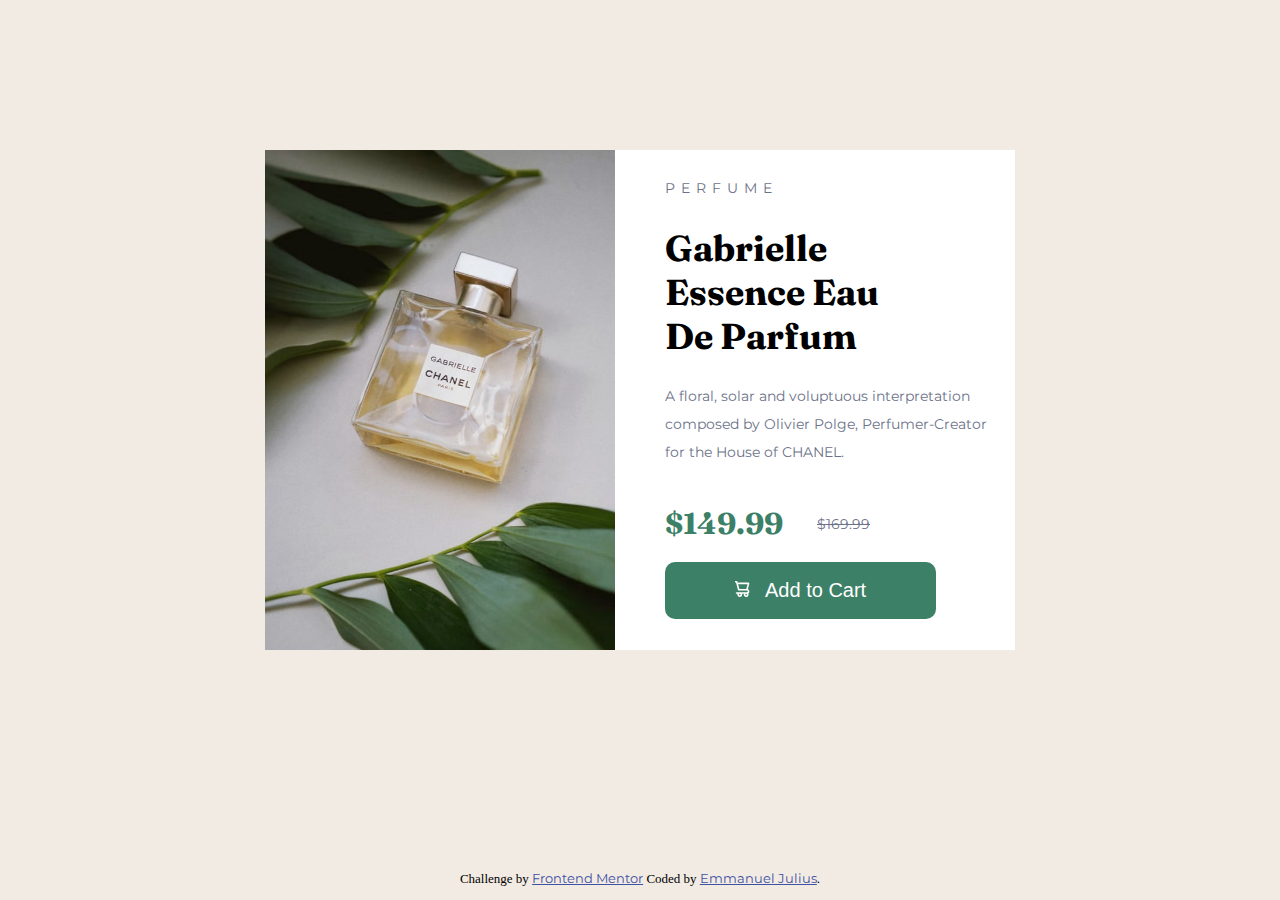
<file: index.html>
<!DOCTYPE html>
<html lang="en">
<head>
    <meta charset="UTF-8">
    <meta http-equiv="X-UA-Compatible" content="IE=edge">
    <meta name="viewport" content="width=device-width, initial-scale=1.0">
    <link rel="icon" href="./images/pro.png">
    <link rel="stylesheet" href="./styles/styles.css">
    <link rel="preconnect" href="https://fonts.googleapis.com">
<link rel="preconnect" href="https://fonts.gstatic.com" crossorigin>
<link href="https://fonts.googleapis.com/css2?family=Fraunces:opsz,wght@9..144,700&family=Montserrat:wght@500;700&display=swap" rel="stylesheet">
    <title>Product-Preview-Card</title>
</head>
<body>
    <div class="main">
       <section class="image">
            <img src="./images/product-img.jpg" alt="">
       </section>
       <section class="info">
            <p class="ln-spc">PERFUME</p>
            <h1>Gabrielle Essence Eau De Parfum</h1>
            <p>A floral, solar and voluptuous interpretation composed by Olivier Polge, 
                Perfumer-Creator for the House of CHANEL.</p>
            <h2>$149.99</h2> 
            <p class="strike">$169.99</p>
            <br>
            <button class="btn">Add to Cart</button>
       </section>
    </div>

    <div class="attribution">
       <p>
        Challenge by <a href="https://www.frontendmentor.io?ref=challenge" target="_blank">Frontend Mentor</a>
        Coded by <a href="https://www.github.com/Julius-Java/">Emmanuel Julius</a>.
       </p>
    </div>
</body>
</html>
</file>
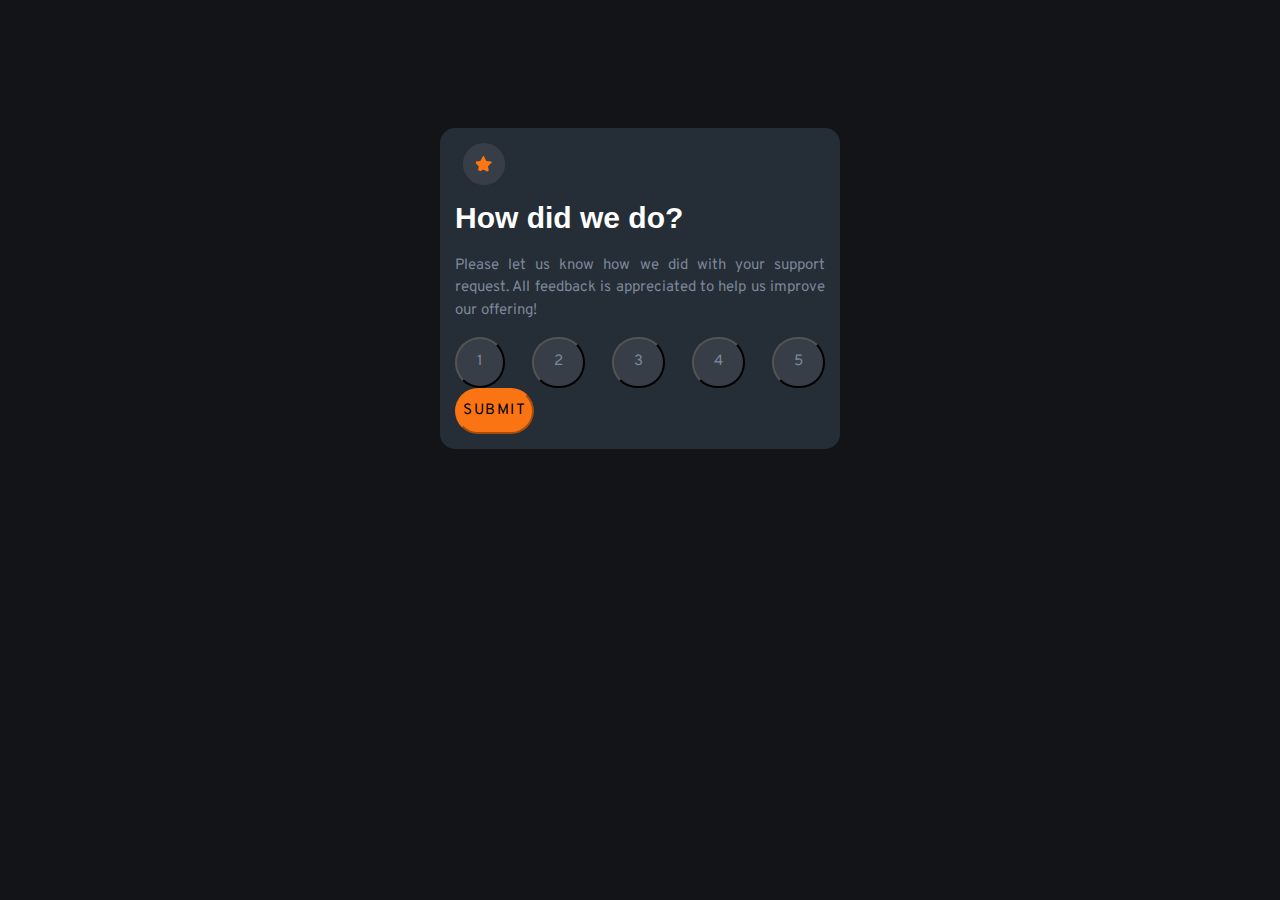
<file: interactive-rating-component-main/index.html>
<!DOCTYPE html>
<html lang="en">
<head>
  <meta charset="UTF-8">
  <meta name="viewport" content="width=device-width, initial-scale=1.0"> <!-- displays site properly based on user's device -->

  <link rel="icon" type="image/png" sizes="32x32" href="./images/favicon-32x32.png">
  
  <title>Frontend Mentor | Interactive rating component</title>

  <!-- W3 CSS -->
  <link rel="stylesheet" href="https://www.w3schools.com/w3css/4/w3.css">

  <!-- Boostrap CSS -->
  <link href="https://cdn.jsdelivr.net/npm/bootstrap@5.0.2/dist/css/bootstrap.min.css" rel="stylesheet" integrity="sha384-EVSTQN3/azprG1Anm3QDgpJLIm9Nao0Yz1ztcQTwFspd3yD65VohhpuuCOmLASjC" crossorigin="anonymous">

  <!-- Overpass Font -->
  <link rel="preconnect" href="https://fonts.googleapis.com">
  <link rel="preconnect" href="https://fonts.gstatic.com" crossorigin>
  <link href="https://fonts.googleapis.com/css2?family=Overpass:wght@400;700&display=swap" rel="stylesheet">

  <!-- Custom CSS -->
  <link rel="stylesheet" href="./css/style.css">
</head>
<body>

  <main id="main">
    <div class="card">
      <!-- Rate Stage -->
      <div id="rate-stage">
        <picture class="img-top">
          <img src="./images/icon-star.svg" alt="star-img">
        </picture>
        <div class="card-body">
          <h2 class="card-title">How did we do?</h2>
          <p class="card-text">Please let us know how we did with your support request. All feedback is appreciated to help us improve our offering!</p>
          <div class="rate-btn">
            <button class="btn rate">1</button>
            <button class="btn rate">2</button>
            <button class="btn rate">3</button>
            <button class="btn rate">4</button>
            <button class="btn rate">5</button>
          </div>
          <div class="d-grid gap-2">
            <button class="btn btn-primary mt-4" id="submitBtn">SUBMIT</button>
          </div>
        </div>
      </div>

      <div id="thank-you-stage">
        <picture class="thank-you w3-animate-top">
          <img class="mx-auto my-2" src="./images/illustration-thank-you.svg" alt="" aria-hidden="true">
        </picture>
        <div class="card-body w3-animate-zoom">
          <p class="rate-info py-1 my-3">You selected 4 out of 5</p>
          <h3 class="card-title text-center my-3">Thank you!</h3>
          <p class="card-text text-center">We appreciate you taking the time to give a rating. If you ever need more support, don’t hesitate to get in touch!</p>
          </div>
        </div>
      </div>

    </div>
  </main>

  <!-- Boostrap JS -->
  <script src="https://cdn.jsdelivr.net/npm/bootstrap@5.0.2/dist/js/bootstrap.bundle.min.js" integrity="sha384-MrcW6ZMFYlzcLA8Nl+NtUVF0sA7MsXsP1UyJoMp4YLEuNSfAP+JcXn/tWtIaxVXM" crossorigin="anonymous"></script>
  <!-- jQuery script -->
  <script src="https://ajax.googleapis.com/ajax/libs/jquery/3.6.1/jquery.min.js"></script>

  <!-- Custom JS -->
  <script src="./index.js"></script>
</body>
</html>
</file>
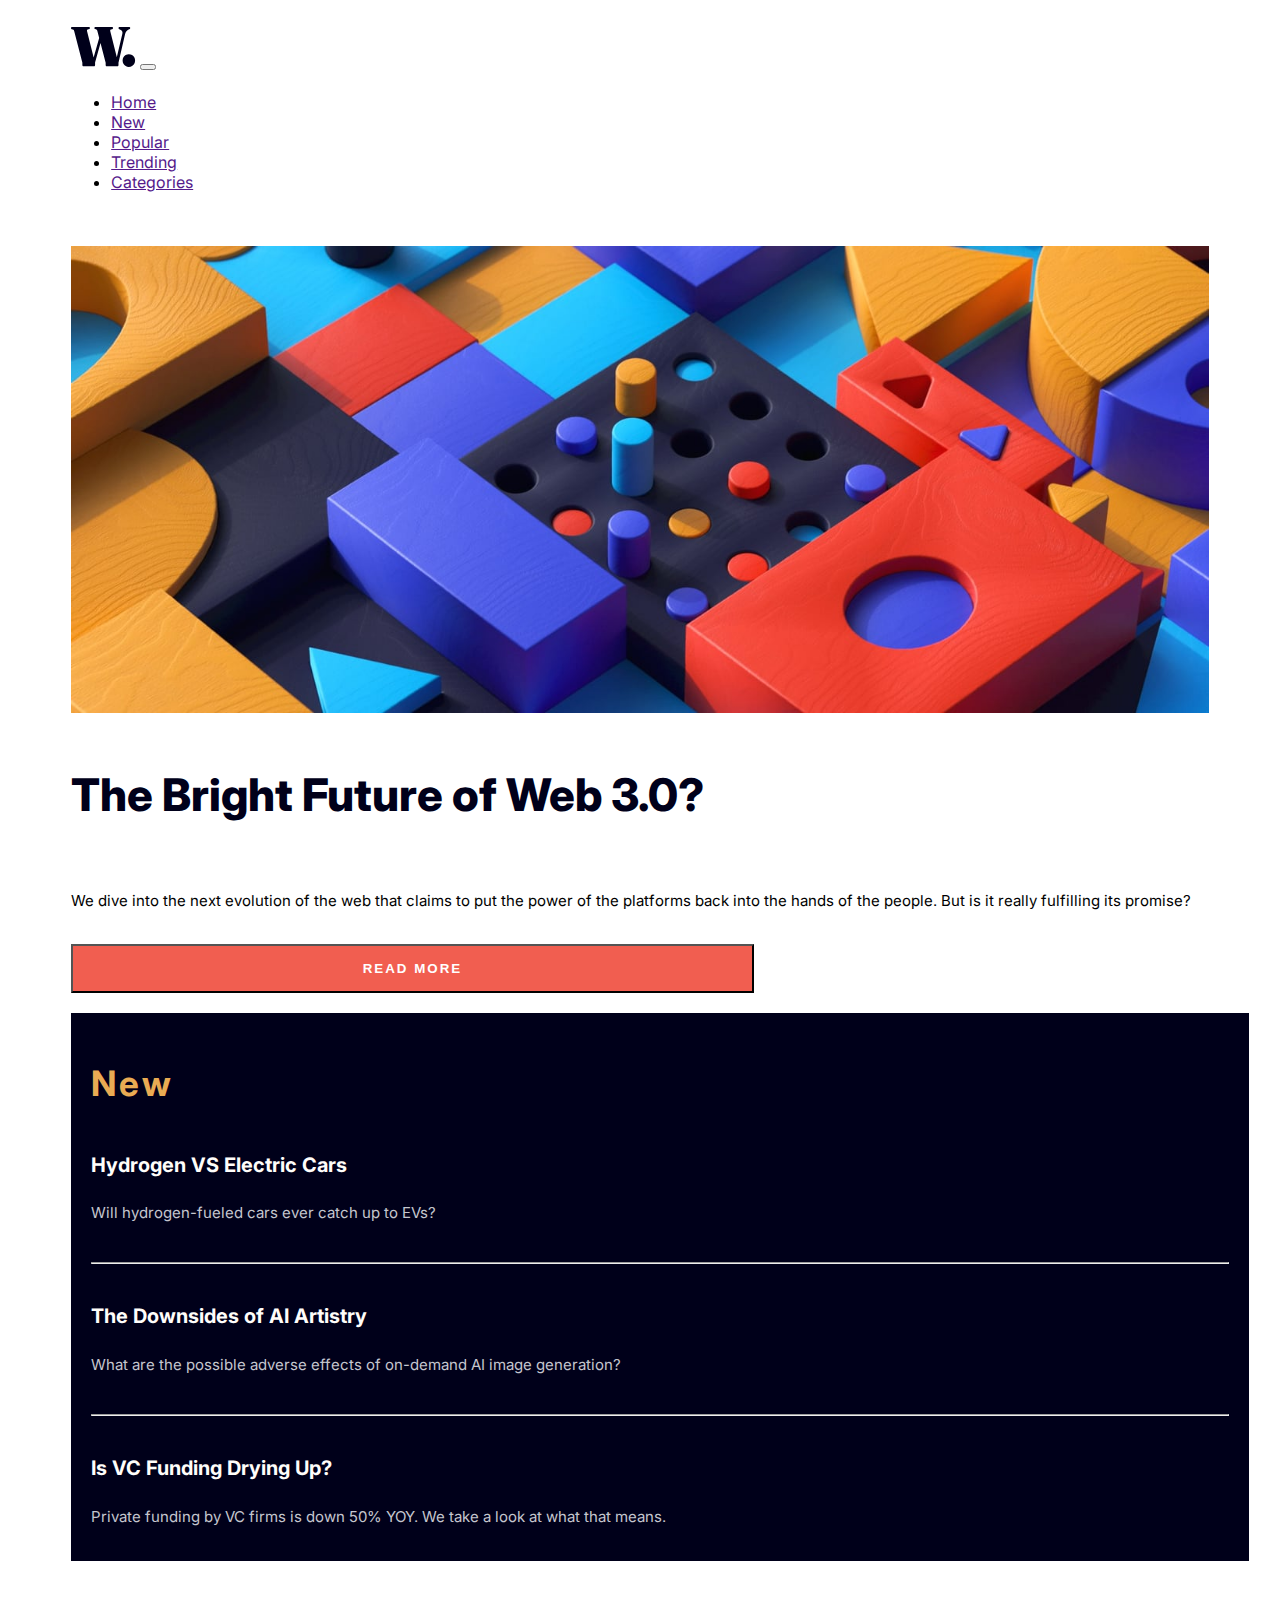
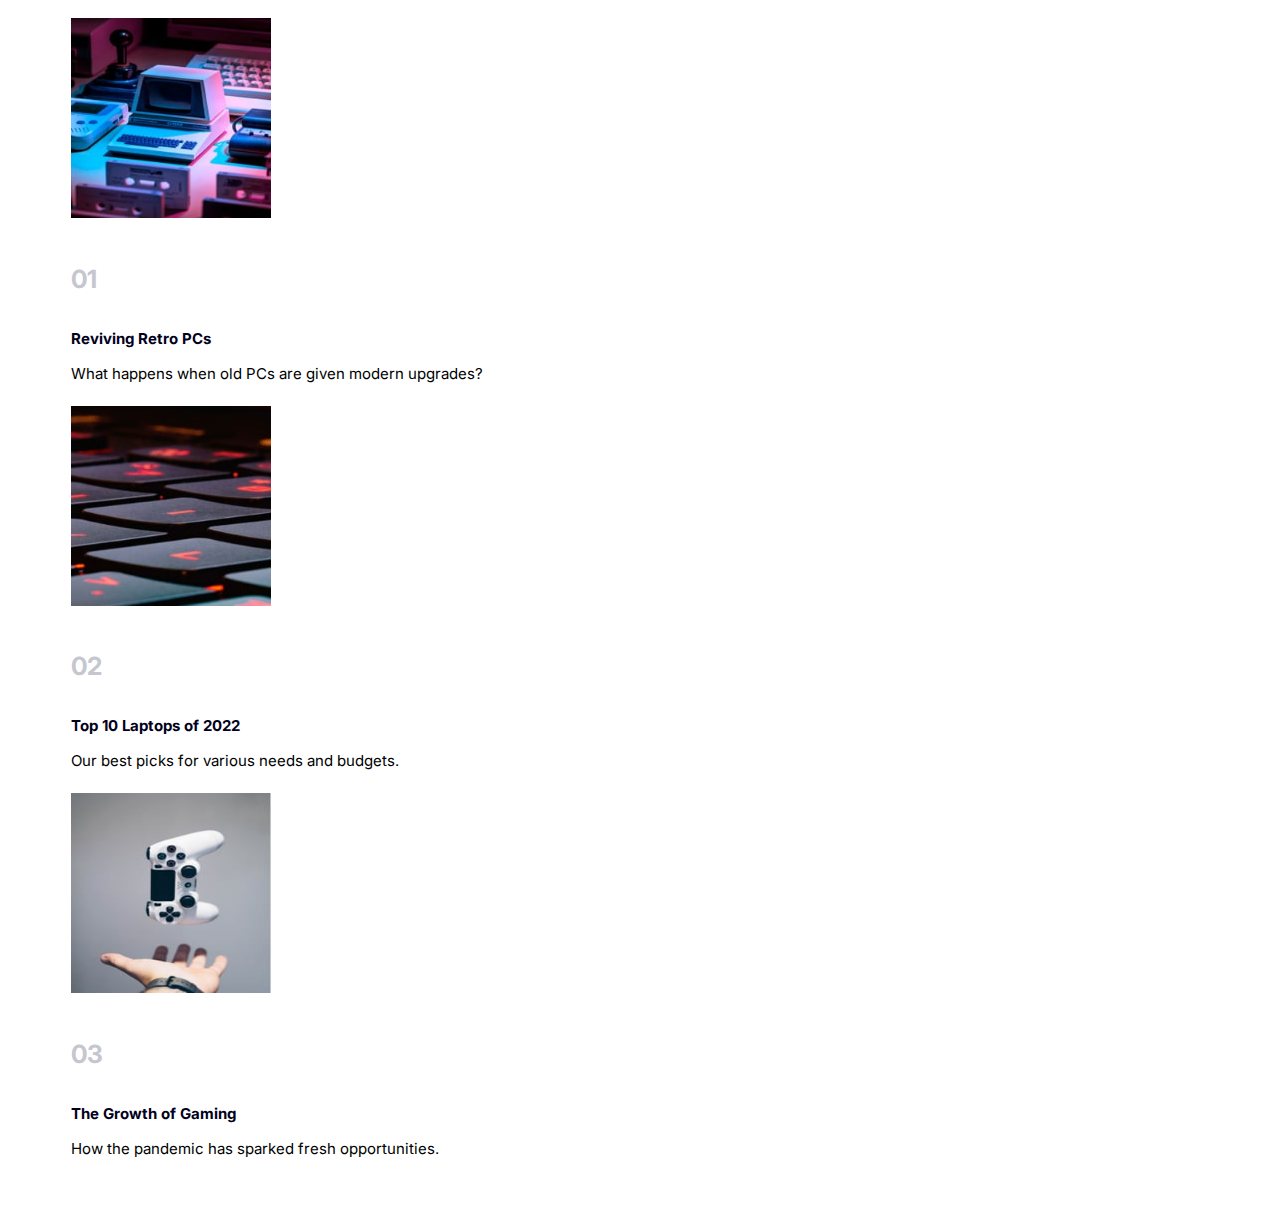
<file: news-homepage-main/index.html>
<!DOCTYPE html>
<html lang="en">
<head>
  <meta charset="UTF-8">
  <meta name="viewport" content="width=device-width, initial-scale=1.0"> <!-- displays site properly based on user's device -->

  <link rel="icon" type="image/png" sizes="32x32" href="./images/favicon-32x32.png">

  <!-- Google font  -->
  <link rel="preconnect" href="https://fonts.googleapis.com">
  <link rel="preconnect" href="https://fonts.gstatic.com" crossorigin>
  <link href="https://fonts.googleapis.com/css2?family=Inter:wght@400;700;900&family=Libre+Baskerville:wght@700&family=Montserrat:wght@100;400;900&display=swap" rel="stylesheet">

<!-- Boostrap Style  -->
<link href="https://cdn.jsdelivr.net/npm/bootstrap@5.2.2/dist/css/bootstrap.min.css" rel="stylesheet" integrity="sha384-Zenh87qX5JnK2Jl0vWa8Ck2rdkQ2Bzep5IDxbcnCeuOxjzrPF/et3URy9Bv1WTRi" crossorigin="anonymous">

  <!-- CSS stylesheet  -->
  <link rel="stylesheet" href="css/styles.css">
  
  <title>Frontend Mentor | News homepage</title>

  <!-- Feel free to remove these styles or customise in your own stylesheet 👍 -->
  <style>
    .attribution { font-size: 11px; text-align: center; }
    .attribution a { color: hsl(228, 45%, 44%); }
  </style>
</head>
<body>

  <header>
    <div class="container-fluid">
      <nav class="navbar navbar-expand-lg">
        <a href="" class="navbar-brand"><svg width="65" height="40" xmlns="http://www.w3.org/2000/svg"><path d="M23.016 39.2c.317 0 .574-.093.77-.28.196-.187.294-.457.294-.812v-1.82c0-.448.033-.84.098-1.176.065-.336.145-.663.238-.98l5.09-18.122 4.822 18.57c.112.384.193.682.243.895l.023.099c.047.215.07.453.07.714v1.82c0 .355.098.625.294.812.196.187.453.28.77.28h10.696c.299 0 .55-.093.756-.28.205-.187.308-.457.308-.812v-1.82c0-.373.023-.705.07-.994.047-.29.135-.677.266-1.162L54.04 7.224c.299-1.25.765-2.254 1.4-3.01.635-.756 1.363-1.311 2.184-1.666l.672-.308c.336-.168.574-.331.714-.49.14-.159.21-.369.21-.63 0-.336-.117-.607-.35-.812C58.637.103 58.287 0 57.82 0h-8.904c-.467 0-.817.103-1.05.308-.233.205-.35.476-.35.812 0 .261.06.471.182.63.121.159.313.303.574.434l.616.224c1.12.41 1.871.999 2.254 1.764s.453 1.661.21 2.688l-5.535 23.486-6.477-25.81c-.133-.58-.17-1.018-.11-1.31l.026-.104c.093-.29.317-.49.672-.602l1.232-.336c.299-.112.518-.257.658-.434a.986.986 0 0 0 .21-.63c0-.355-.112-.63-.336-.826C41.468.098 41.122 0 40.656 0H24.78c-.448 0-.789.098-1.022.294-.233.196-.35.471-.35.826 0 .224.06.415.182.574.121.159.322.294.602.406l1.176.42c.261.093.462.243.602.448.14.205.294.607.462 1.204l1.751 6.742-5.553 19.475L16.128 4.48c-.147-.49-.194-.898-.14-1.223l.028-.135c.093-.345.327-.574.7-.686l1.456-.336c.504-.168.756-.504.756-1.008 0-.336-.112-.602-.336-.798C18.368.098 18.022 0 17.556 0H1.344C.896 0 .56.098.336.294.112.49 0 .756 0 1.092c0 .224.056.434.168.63.112.196.29.35.532.462l1.232.392c.355.13.625.308.812.532.187.224.345.579.476 1.064l7.84 30.408c.112.43.191.751.238.966.047.215.07.462.07.742v1.82c0 .355.103.625.308.812.205.187.467.28.784.28h10.556Zm34.804.7c1.195 0 2.263-.29 3.206-.868a6.338 6.338 0 0 0 2.24-2.338c.55-.98.826-2.04.826-3.178 0-1.157-.275-2.212-.826-3.164a6.325 6.325 0 0 0-2.24-2.282c-.943-.57-2.011-.854-3.206-.854-1.157 0-2.207.285-3.15.854a6.325 6.325 0 0 0-2.24 2.282c-.55.952-.826 2.007-.826 3.164 0 1.139.275 2.198.826 3.178.55.98 1.297 1.76 2.24 2.338.943.579 1.993.868 3.15.868Z" fill="#00001A"/></svg></a>
        <button class="navbar-toggler" type="button" data-bs-toggle="collapse" data-bs-target="#hamburger" aria-controls="navbarSupportedContent" aria-expanded="false" aria-label="Toggle navigation">
          <span class="navbar-toggler-icon"></span>
        </button>
        <div class="collapse navbar-collapse" id="hamburger">
          <ul class="navbar-nav ms-auto">
  
            <li class="nav-item">
              <a href="" class="nav-link active">Home</a>
            </li>
  
            <li class="nav-item">
              <a href="" class="nav-link">New</a>
            </li>
  
            <li class="nav-item">
              <a href="" class="nav-link">Popular</a>
            </li>
  
            <li class="nav-item">
              <a href="" class="nav-link">Trending</a>
            </li>
  
            <li class="nav-item">
              <a href="" class="nav-link">Categories</a>
            </li>
          </ul>
        </div>
      </nav>
    </div>
  </header>
  <main>

    <section class="main-head">
      <div class="container-fluid">
        <div class="row">
          <div class="col-lg-9">
            <!-- main img -->
            <div class="row">
              <div class="col-lg-12">
                <picture>
                  <source media="(max-width: 450px)" srcset="./assets/images/image-web-3-mobile.jpg">
                  <img src="./assets/images/image-web-3-desktop.jpg" alt="">
                </picture>
              </div>
            </div>

            <div class="row">
              <!-- Header and Description -->
              <div class="col-lg-6 fx">
                <h1>The Bright Future of Web 3.0?</h1>
              </div>
              <div class="col-lg-6 info">
                <p>We dive into the next evolution of the web that claims to put the power of the platforms back into the hands of the people. But is it really fulfilling its promise?
                </p>
                <div class="d-grid">
                  <button type="button" class="btn btn-md">READ MORE</button>
                </div>
              </div>
            </div>
          </div>

          <div class="col-lg-3 new">
            <h2>New</h2>
            <div class="new-info">
              <h4>Hydrogen VS Electric Cars</h4>
              <p>Will hydrogen-fueled cars ever catch up to EVs?</p>
              <hr>
              <h4>The Downsides of AI Artistry</h4>
              <p>  What are the possible adverse effects of on-demand AI image generation?</p>
              <hr>
              <h4>Is VC Funding Drying Up?</h4>
              <p>Private funding by VC firms is down 50% YOY. We take a look at what that means.</p>
            </div>
          </div>

        </div>
      </div>
    </section>

    <section class="foot">
      <div class="container-fluid footer">
        <div class="row">

          <div class="col-lg-4">
            <div class="row">
              <div class="col-5">
                <picture>
                  <img src="./assets/images/image-retro-pcs.jpg" class="img-fluid" alt="">
                </picture>
              </div>
              <div class="col-7">
                <h5>01</h5>
                <h6>Reviving Retro PCs</h6>
                <p>What happens when old PCs are given modern upgrades?</p>
              </div>
            </div>
          </div>

          <div class="col-lg-4">
            <div class="row">
              <div class="col-5">
                <picture>
                  <img src="./assets/images/image-top-laptops.jpg" class="img-fluid"  alt="">
                </picture>
              </div>
              <div class="col-7">
                <h5>02</h5>
                <h6>Top 10 Laptops of 2022</h6>
                <p>Our best picks for various needs and budgets.</p>
              </div>
            </div>
          </div>

          <div class="col-lg-4">
            <div class="row">
              <div class="col-5">
                <picture>
                  <img src="./assets/images/image-gaming-growth.jpg" class="img-fluid" class="" alt="">
                </picture>
              </div>
              <div class="col-7">
                <h5>03</h5>
                <h6>The Growth of Gaming</h6>
                <p>How the pandemic has sparked fresh opportunities.</p>
              </div>
            </div>
          </div>

          </div>
        </div>

        <!-- <div class="row">

          <div class="col-lg-4">
            <div class="card mb-3">
              <div class="row g-0">
                <div class="col-4">
                  <picture>
                    <img src="./assets/images/image-retro-pcs.jpg" class="img-fluid rounded-start" alt="...">
                  </picture>
                </div>
                <div class="col-8">
                  <div class="card-body">
                    <h5 class="card-title">Card title</h5>
                    <p class="card-text">This is a wider card with supporting text below as a natural lead-in to additional content. This content is a little bit longer.</p>
                    <p class="card-text"><small class="text-muted">Last updated 3 mins ago</small></p>
                  </div>
                </div>
              </div>
            </div>
          </div>

          <div class="col-lg-4">
            <div class="card mb-3">
              <div class="row g-0">
                <div class="col-4">
                  <img src="..." class="img-fluid rounded-start" alt="...">
                </div>
                <div class="col-8">
                  <div class="card-body">
                    <h5 class="card-title">Card title</h5>
                    <p class="card-text">This is a wider card with supporting text below as a natural lead-in to additional content. This content is a little bit longer.</p>
                    <p class="card-text"><small class="text-muted">Last updated 3 mins ago</small></p>
                  </div>
                </div>
              </div>
            </div>
          </div>

          <div class="col-lg-4">
            <div class="card mb-3">
              <div class="row g-0">
                <div class="col-4">
                  <img src="..." class="img-fluid rounded-start" alt="...">
                </div>
                <div class="col-8">
                  <div class="card-body">
                    <h5 class="card-title">Card title</h5>
                    <p class="card-text">This is a wider card with supporting text below as a natural lead-in to additional content. This content is a little bit longer.</p>
                    <p class="card-text"><small class="text-muted">Last updated 3 mins ago</small></p>
                  </div>
                </div>
              </div>
            </div>
          </div>


        </div> -->

      </div>
    </section>

  </main>

  <!-- Home
  New
  Popular
  Trending
  Categories -->

  <!-- The Bright Future of Web 3.0?

  We dive into the next evolution of the web that claims to put the power of the platforms back into the hands of the people. 
  But is it really fulfilling its promise?

  Read more

  New 

  Hydrogen VS Electric Cars
  Will hydrogen-fueled cars ever catch up to EVs?

  The Downsides of AI Artistry
  What are the possible adverse effects of on-demand AI image generation?

  Is VC Funding Drying Up?
  Private funding by VC firms is down 50% YOY. We take a look at what that means.

  01
  Reviving Retro PCs
  What happens when old PCs are given modern upgrades?

  02
  Top 10 Laptops of 2022
  Our best picks for various needs and budgets.

  03
  The Growth of Gaming
  How the pandemic has sparked fresh opportunities. -->
  
  <!-- <div class="attribution">
    Challenge by <a href="https://www.frontendmentor.io?ref=challenge" target="_blank">Frontend Mentor</a>. 
    Coded by <a href="#">Your Name Here</a>.
  </div> -->

  <!-- Boostrap scripts -->
  <script src="https://cdn.jsdelivr.net/npm/@popperjs/core@2.11.6/dist/umd/popper.min.js" integrity="sha384-oBqDVmMz9ATKxIep9tiCxS/Z9fNfEXiDAYTujMAeBAsjFuCZSmKbSSUnQlmh/jp3" crossorigin="anonymous"></script>
<script src="https://cdn.jsdelivr.net/npm/bootstrap@5.2.2/dist/js/bootstrap.min.js" integrity="sha384-IDwe1+LCz02ROU9k972gdyvl+AESN10+x7tBKgc9I5HFtuNz0wWnPclzo6p9vxnk" crossorigin="anonymous"></script>
</body>
</html>
</file>
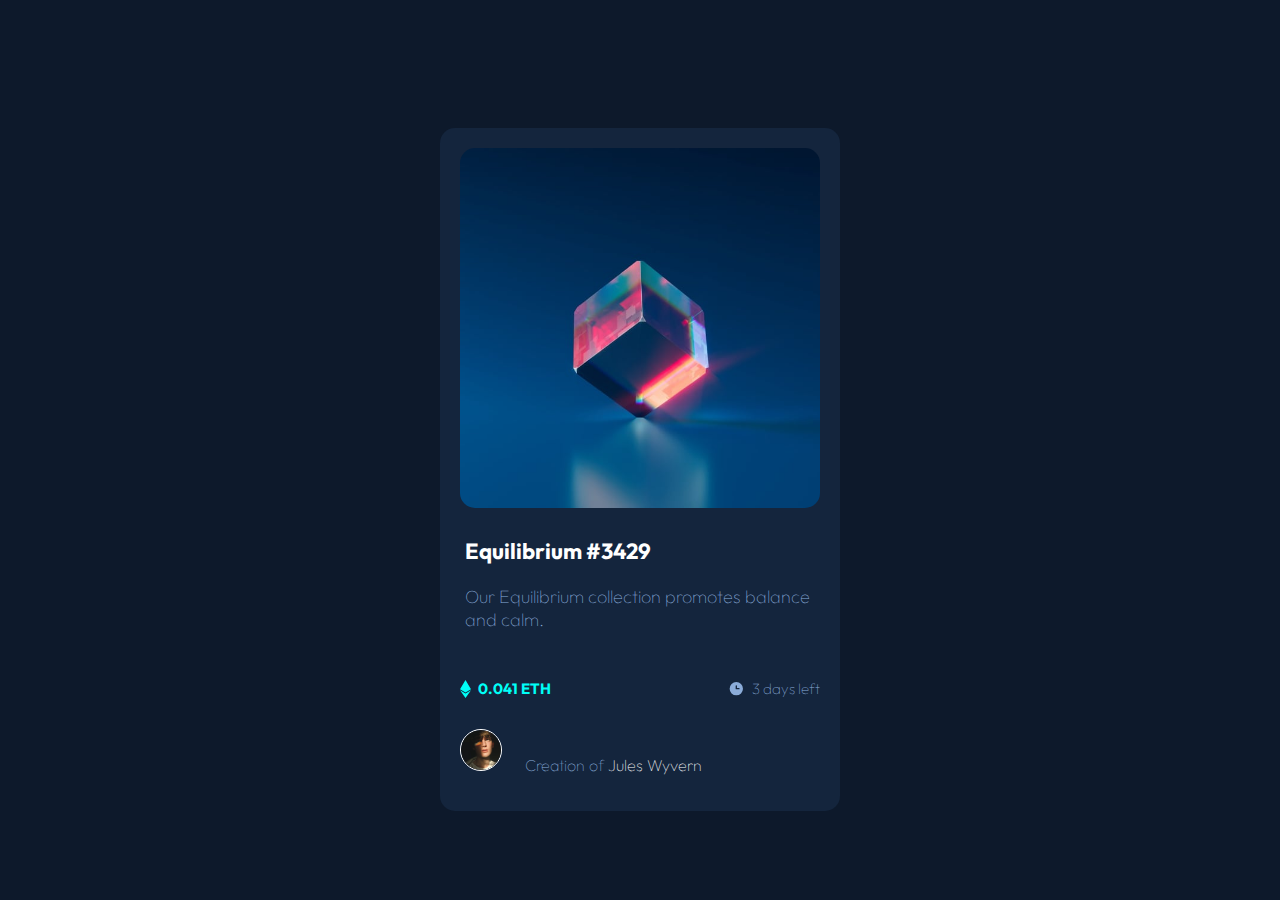
<file: nft-preview-card-component/index.html>
<!DOCTYPE html>
<html lang="en">
<head>
  <meta charset="UTF-8">
  <meta name="viewport" content="width=device-width, initial-scale=1.0">

  <!-- Favicon -->
  <link rel="icon" type="image/png" sizes="32x32" href="./images/favicon-32x32.png">
  <title>Frontend Mentor | NFT preview card component</title>

  <!-- Boostrap Styles -->
  <link href="https://cdn.jsdelivr.net/npm/bootstrap@5.0.2/dist/css/bootstrap.min.css" rel="stylesheet" integrity="sha384-EVSTQN3/azprG1Anm3QDgpJLIm9Nao0Yz1ztcQTwFspd3yD65VohhpuuCOmLASjC" crossorigin="anonymous">

  <!-- Google outfit font -->
  <link rel="preconnect" href="https://fonts.googleapis.com">
<link rel="preconnect" href="https://fonts.gstatic.com" crossorigin>
<link href="https://fonts.googleapis.com/css2?family=Outfit:wght@300;400;600&display=swap" rel="stylesheet">

  <!-- Custom CSS -->
  <link rel="stylesheet" href="./css/styles.css">
</head>
<body>

  <section id="main">
    <div class="card main-div">

      <section class="image-section">
        <picture>
          <img src="./images/image-equilibrium.jpg" class="card-img-top main-img" alt="nft">
        </picture>
        <picture class="svg-overlay">
          <div>
            <img src="./images/icon-view.svg" class="svg-img" alt="icon-view">
          </div>
        </picture>
      </section>

      <div class="card-body">
        <h1 class="card-title header-text">Equilibrium #3429</h1>
        <p class="card-text">Our Equilibrium collection promotes balance and calm.</p>
        </div>
        <div class="price-section">
          <div class="eth-info flex">
            <img class="inline-block" src="./images/icon-ethereum.svg" alt="icon-ethereum">
            <p class="card-text inline-block">0.041 ETH</p>
          </div>
          <div class="time-left flex">
            <img class="inline-block" src="./images/icon-clock.svg" alt="icon-clock">
            <p class="card-text inline-block">3 days left</p>
          </div>
        </div>
        <hr>
        <div class="creator-info">
          <picture>
            <img class="avatar" src="./images/image-avatar.png" alt="nft-creator">
          </picture>
          <p>Creation of <span>Jules Wyvern</span></p>
        </div>
      </div>
    </div>
  </section>

  <!-- Equilibrium #3429

  Our Equilibrium collection promotes balance and calm.

  0.041 ETH
  3 days left
  
  Creation of Jules Wyvern -->

  <!-- Boostrap Script -->
  <script src="https://cdn.jsdelivr.net/npm/bootstrap@5.0.2/dist/js/bootstrap.bundle.min.js" integrity="sha384-MrcW6ZMFYlzcLA8Nl+NtUVF0sA7MsXsP1UyJoMp4YLEuNSfAP+JcXn/tWtIaxVXM" crossorigin="anonymous"></script>
</body>
</html>
</file>
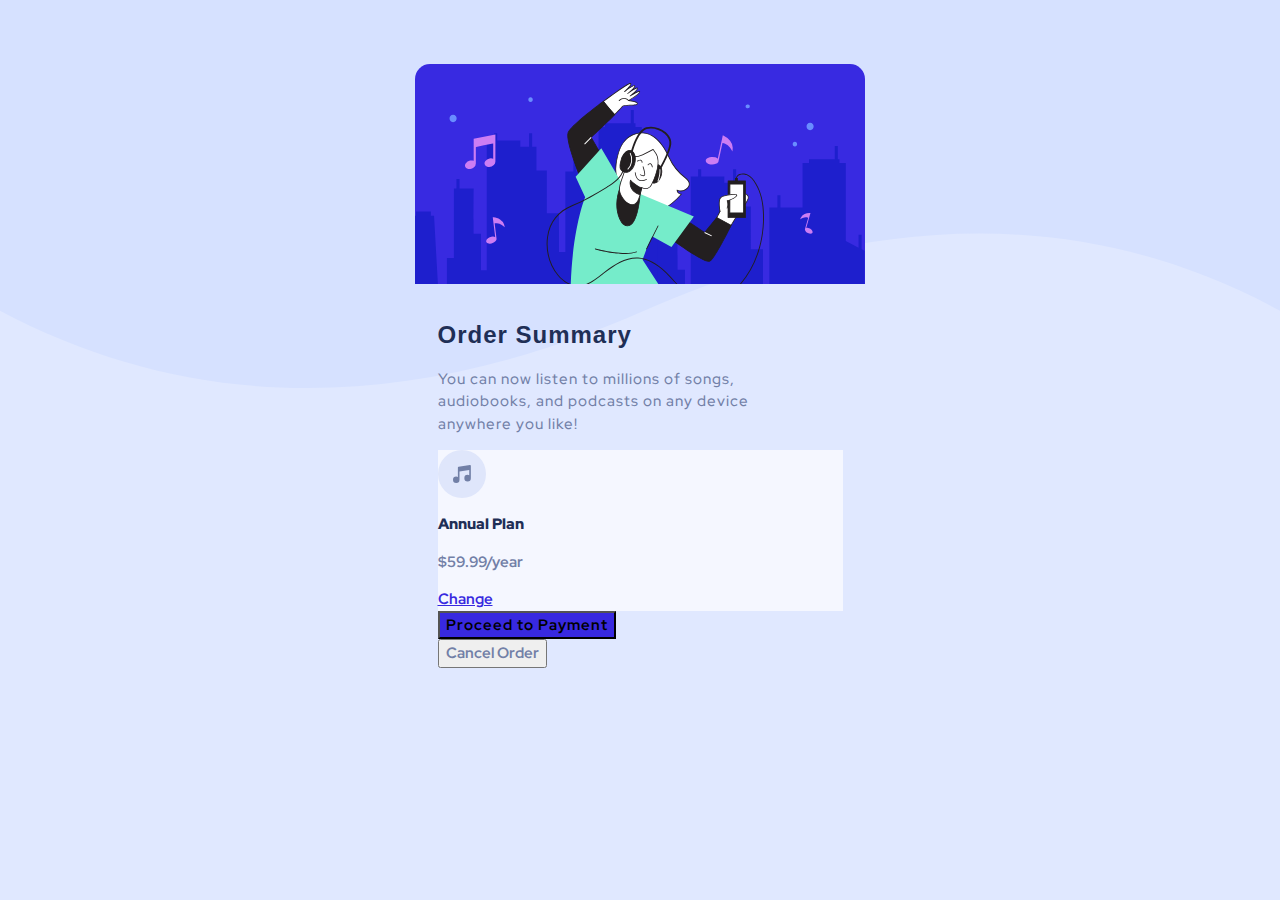
<file: order-summary-component-main/index.html>
<!DOCTYPE html>
<html lang="en">
<head>
  <meta charset="UTF-8">
  <meta name="viewport" content="width=device-width, initial-scale=1.0">
  <link rel="icon" type="image/png" sizes="32x32" href="./images/favicon-32x32.png">
  <title>Frontend Mentor | Order summary card</title>

  <!-- Red Hat Google font -->
  <link rel="preconnect" href="https://fonts.googleapis.com">
  <link rel="preconnect" href="https://fonts.gstatic.com" crossorigin>
  <link href="https://fonts.googleapis.com/css2?family=Red+Hat+Display:wght@500;700;900&display=swap" rel="stylesheet">

  <!-- w3.CSS Styles -->
  <link rel="stylesheet" href="https://www.w3schools.com/w3css/4/w3.css">


  <!-- Boostrap CSS -->
  <link href="https://cdn.jsdelivr.net/npm/bootstrap@5.2.3/dist/css/bootstrap.min.css" rel="stylesheet" integrity="sha384-rbsA2VBKQhggwzxH7pPCaAqO46MgnOM80zW1RWuH61DGLwZJEdK2Kadq2F9CUG65" crossorigin="anonymous">

  <!-- Custom CSS -->
  <link rel="stylesheet" href="./css/styles.css">
</head>
<body>

  <div id="main">
    <div class="card shadow-lg">
      <picture class="hero-illustration w3-animate-top">
        <img src="./images/illustration-hero.svg" class="card-img-top" alt="illustration-hero">
      </picture>

      <div class="card-body my-3">
        <h3 class="card-title text-center my-2 w3-animate-right">Order Summary</h3>
        <p class="card-text text-center my-4 w3-animate-left mx-auto"> You can now listen to millions of songs, audiobooks, and podcasts on any 
          device anywhere you like!</p>

          <div class="row order-info rounded py-2 w-75 mx-auto my-3 w3-animate-right">
            <div class="col-3 my-auto">
              <picture>
                <img src="./images/icon-music.svg" alt="music-icon" class="music-icon">
              </picture>
            </div>
            <div class="col-5">
              <p class="plan-type ms-2 mb-1">Annual Plan</p>
              <p class="plan-cost ms-2 mb-1">$59.99/year</p>
            </div>
            <div class="col-4 my-auto"><a href="#" class="change">Change</a></div>
          </div>

        <div class="d-grid gap-2 col-10 mx-auto my-4 w3-animate-zoom">
          <button href="#" class="btn btn-primary purchase-btn p-2">Proceed to Payment</button>
        </div>
        <!-- <p class="text-muted text-center cancel-btn">Cancel Order</p> -->
        <div class="d-grid gap-2 col-6 mx-auto w3-animate-left">
          <button class="btn cancel-btn">Cancel Order</button>
        </div>
        </div>

    </div>
  </div>

  <!-- Boostrap JS -->
  <script src="https://cdn.jsdelivr.net/npm/bootstrap@5.2.3/dist/js/bootstrap.bundle.min.js" integrity="sha384-kenU1KFdBIe4zVF0s0G1M5b4hcpxyD9F7jL+jjXkk+Q2h455rYXK/7HAuoJl+0I4" crossorigin="anonymous"></script>
  </body>
</body>
</html>
</file>
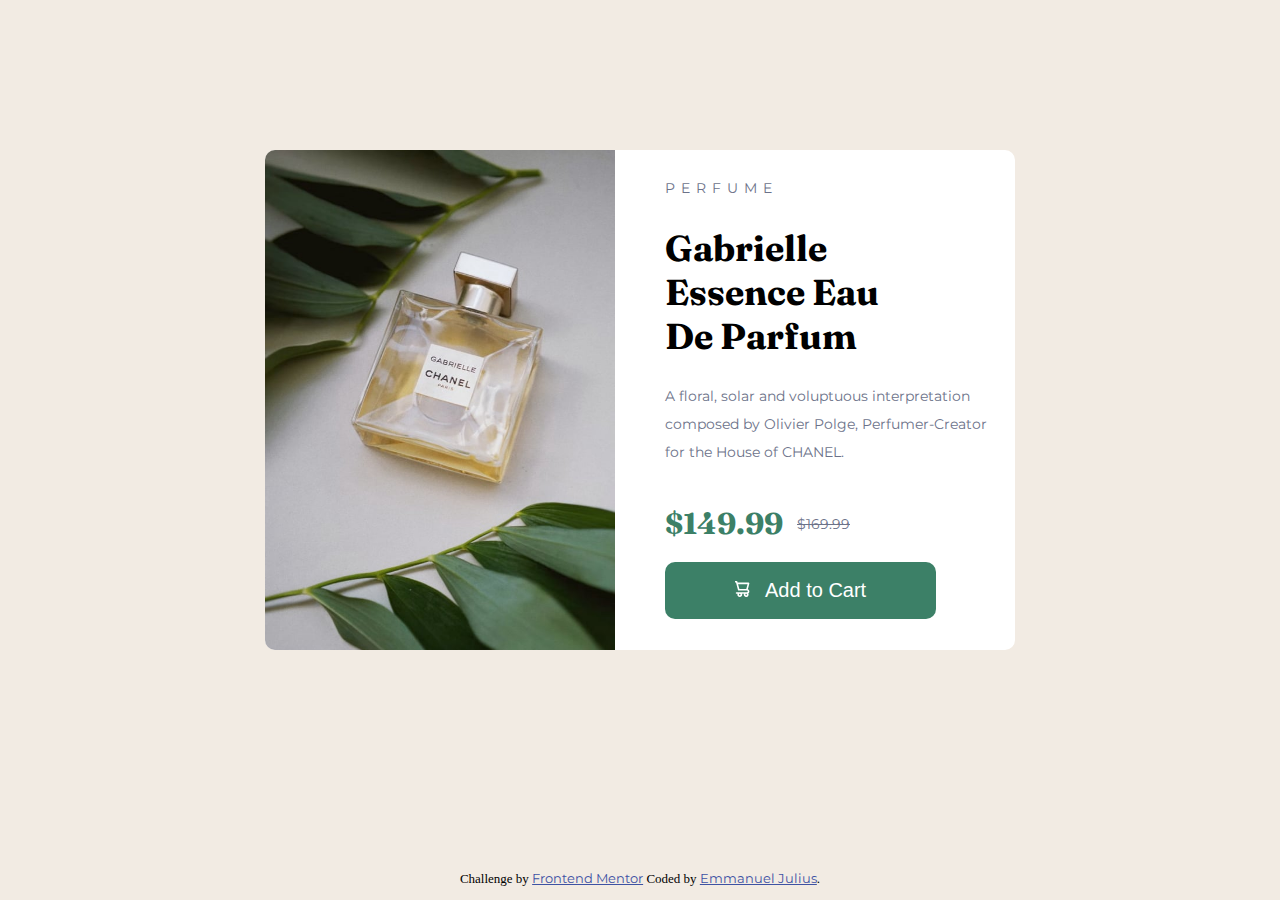
<file: product-preview-card-project/index.html>
<!DOCTYPE html>
<html lang="en">
<head>
    <meta charset="UTF-8">
    <meta http-equiv="X-UA-Compatible" content="IE=edge">
    <meta name="viewport" content="width=device-width, initial-scale=1.0">
    <link rel="icon" href="./images/pro.png">
    <link rel="stylesheet" href="./styles/styles.css">
    <link rel="preconnect" href="https://fonts.googleapis.com">
    <link rel="preconnect" href="https://fonts.gstatic.com" crossorigin>
    <link href="https://fonts.googleapis.com/css2?family=Fraunces:opsz,wght@9..144,700&family=Montserrat:wght@500;700&display=swap" rel="stylesheet">
    <title>Product-Preview-Card</title>
</head>
<body>
    <div class="main">
       <section class="image">
            <img src="./images/product-img.jpg" alt="">
       </section>
       <section class="info">
            <p class="ln-spc">PERFUME</p>
            <h1>Gabrielle Essence Eau De Parfum</h1>
            <p>A floral, solar and voluptuous interpretation composed by Olivier Polge, 
                Perfumer-Creator for the House of CHANEL.</p>
            <h2>$149.99</h2>
            <p class="strike">$169.99</p>
            <br>
            <button class="btn">Add to Cart</button>
       </section>
    </div>

    <div class="attribution">
       <p>
        Challenge by <a href="https://www.frontendmentor.io?ref=challenge" target="_blank">Frontend Mentor</a>
        Coded by <a href="https://www.github.com/Julius-Java/">Emmanuel Julius</a>.
       </p>
    </div>
</body>
</html>
</file>
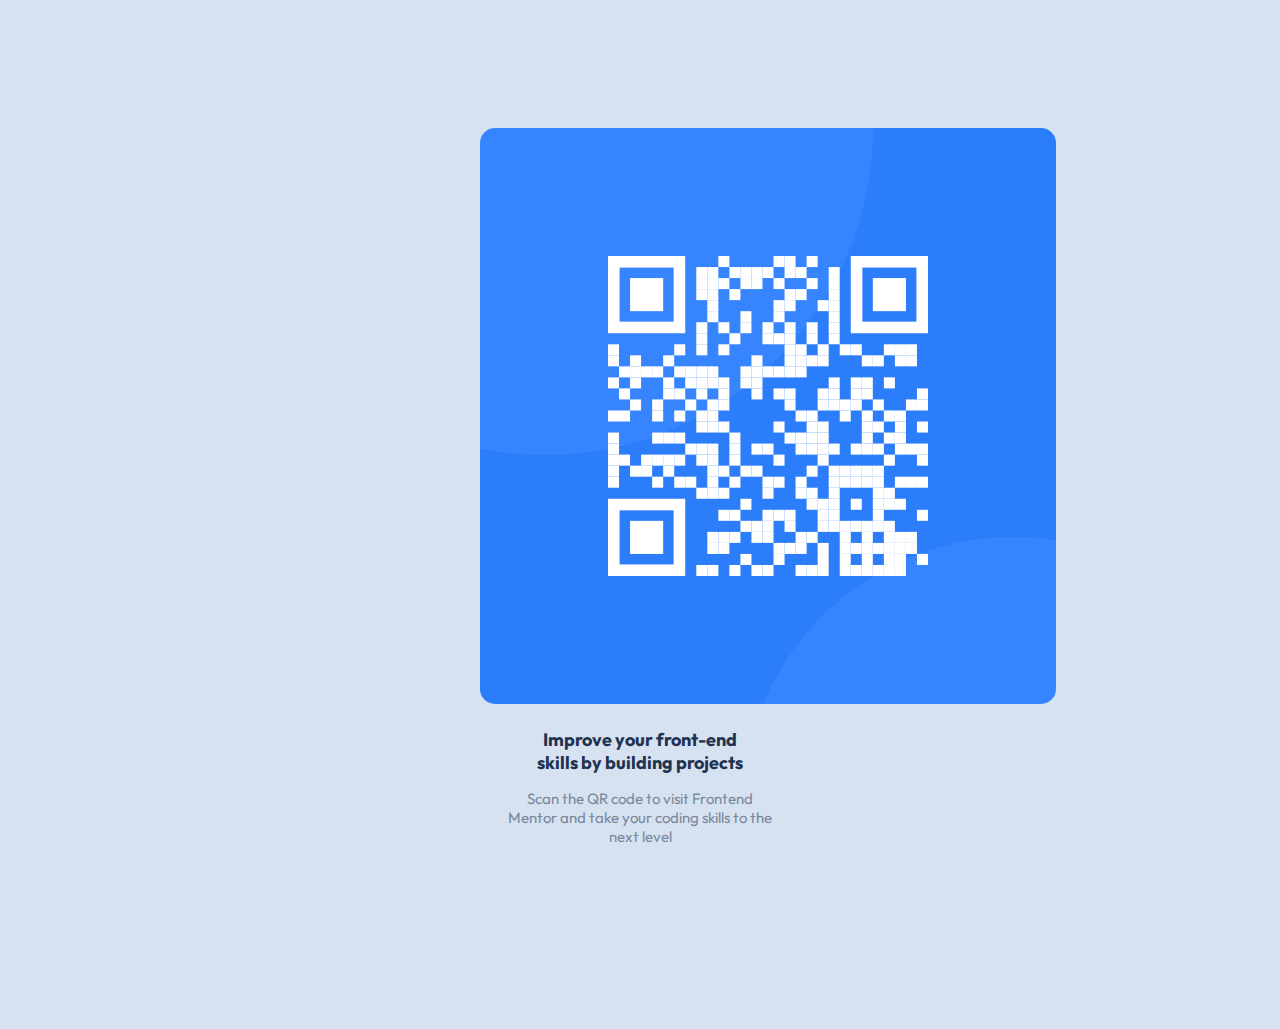
<file: qr-code-component-main/index.html>
<!DOCTYPE html>
<html lang="en">
<head>
  <meta charset="UTF-8">
  <meta name="viewport" content="width=device-width, initial-scale=1.0"> <!-- displays site properly based on user's device -->

  <link rel="icon" type="image/png" sizes="32x32" href="./images/favicon-32x32.png">

  <!-- Boostrap CSS  -->
  <link href="https://cdn.jsdelivr.net/npm/bootstrap@5.0.2/dist/css/bootstrap.min.css" rel="stylesheet" integrity="sha384-EVSTQN3/azprG1Anm3QDgpJLIm9Nao0Yz1ztcQTwFspd3yD65VohhpuuCOmLASjC" crossorigin="anonymous">

  <!-- Styles CSS -->
  <link rel="stylesheet" href="./styles/styles.css">

  <!-- Outfit goole font link -->
  <link rel="preconnect" href="https://fonts.googleapis.com">
<link rel="preconnect" href="https://fonts.gstatic.com" crossorigin>
<link href="https://fonts.googleapis.com/css2?family=Outfit:wght@400;700&display=swap" rel="stylesheet">
  
  <title>Frontend Mentor | QR code component</title>
</head>
<body>

  <div class="card main-div">
    <picture>
    <img src="./images/image-qr-code.png" class="card-img-top img-fluid" alt="qr-code-img">
    </picture>
    <div class="card-body div-body">
      <h1 class="card-title">Improve your front-end skills by building projects</h1>
      <p class="card-text">Scan the QR code to visit Frontend Mentor and take your coding skills to the next level</p>
    </div>
  </div>

  <!-- Improve your front-end skills by building projects

  Scan the QR code to visit Frontend Mentor and take your coding skills to the next level -->

  <!-- Boostrap JS -->
  <script src="https://cdn.jsdelivr.net/npm/bootstrap@5.0.2/dist/js/bootstrap.bundle.min.js" integrity="sha384-MrcW6ZMFYlzcLA8Nl+NtUVF0sA7MsXsP1UyJoMp4YLEuNSfAP+JcXn/tWtIaxVXM" crossorigin="anonymous"></script>
</body>
</html>
</file>
<file: styles/styles.css>
body {
    margin: 0;
    padding: 0;
    background-color: hsl(30, 38%, 92%);
}

h1, h2 {
    font-family: 'Fraunces', serif;
}

h1 {
    width: 89%;
}

h2 {
    color: #3C8067;
    display: inline-block;
    font-size: 30px;
    margin-right: 30px;
    margin-bottom: 20px;
}

h1 {
    font-size: 36px;
}

/* image fill 100% of section image */
img {
    width: 100%;
}

.strike {
    text-decoration: line-through;
    display: inline-block;
    position: relative;
    top: -5px;
}

.main {
    margin: 150px auto;
    background-color: white;
    width: 750px;
    height: 500px;
    overflow: hidden;
}


.main p {
    font-size: 14px;
    color: hsl(228, 12%, 48%);
    line-height: 2;
}

.main p, a {
    font-family: 'Montserrat', sans-serif;
}

/* section image fill 50% of the main div */
.image {
    width: 350px;
    float: left;
    margin-right: 50px;
    text-align: left;
}

.info {
    padding: 10px;
    /* width: 60%; */
    /* margin: auto; */

}

.attribution p {
    font-size: 13px;
    text-align: center;
    position: absolute;
    bottom: 0;
    left: 50px;
    right: 50px;
}

.attribution a {
    color: hsl(228, 45%, 44%);
}

.btn {
    border: none;
    -webkit-border-radius: 10;
    -moz-border-radius: 10;
    border-radius: 10px;
    font-family: Arial;
    color: #ffffff;
    font-size: 20px;
    background: #3C8067;
    padding: 17px 70px 17px 70px;
    text-decoration: none;
}


.btn:hover {
    background: #1C232B;
    text-decoration: none;
}

.btn::before {
    content: url("../images/icon-cart.svg");
    width: 10px;
    float: left;
    margin-right: 20px;
}

.ln-spc {
    letter-spacing: 6px;
}

.info a {
    width: 100%;
}
</file>
<file: interactive-rating-component-main/css/style.css>
body {
    margin: 0;
    padding: 0;
    box-sizing: border-box;
    font-family: 'Overpass', sans-serif;
    color: white;
    background-color:  hsl(216, 12%, 8%);
}

picture img {
    max-width: 100%;
}

p {
    color: hsl(216, 12%, 54%);
    font-weight: 400;
}

.card {
    max-width: 400px;
    padding: 1rem;
    margin: 10% auto;
    background-color: hsl(213, 19%, 18%);
    border-radius: 15px;
}

.img-top {
    padding: 0.5rem 0.5rem 0.6rem;
}

.img-top img {
    max-width: 100;
    background-color: hsl(216, 12%, 25%);
    padding: 0.85rem;
    border-radius: 100%;
}

.card-title {
    font-weight: 700;
}

.card-text {
    text-align: justify;
}

.rate-btn {
    display: flex;
    justify-content: space-between;
}

.rate-btn .btn {
    color: hsl(216, 12%, 54%);
    text-align: center;
    padding: 12px 20px;
    border-radius: 25px;
    background-color: hsl(216, 12%, 25%);
}

.rate-btn .btn:hover {
    background-color: hsl(217, 12%, 63%);
    color: white;
}

.d-grid .btn {
    border-radius: 25px;
    background-color: hsl(25, 97%, 53%);
    border-color: hsl(25, 97%, 53%);
    padding-top: 10px;
    padding-bottom: 10px;
    letter-spacing: 1.5px;
}

.d-grid .btn:hover {
    background-color: white;
    color: hsl(25, 97%, 53%);
    border-color: white;
}

.thank-you img {
    display: block;
}

.rate-info {
    margin: 0 auto;
    text-align: center;
    width: 200px;
    background-color: hsl(216, 12%, 30%);
    color:hsl(25, 97%, 53%);
    border-radius: 15px;
}

.rate-click {
    background-color: hsl(25, 97%, 53%) !important;
    color: white !important;
}

#thank-you-stage {
    display: none;
}

@media (max-width: 450px) {
    .card {
        max-width: 300px;
        padding: 0.2rem;
        padding-top: 0.8rem;
        margin: 30% auto;
    }

    .img-top img {
        padding: 0.55rem;
    }

    .rate-btn .btn {
        padding: 9px 17px;
    }
}
</file>
<file: news-homepage-main/css/styles.css>
body {
    font-family: 'Inter', sans-serif;
    background-color: #fff;
}

p {
    font-size: 15px;
}

/* Navigation */
.container-fluid {
    padding: 1.5% 18%;
}

.nav-link:hover {
    color: hsl(5, 85%, 63%);
}

.navbar-brand {
    font-family: 'Libre Baskerville', serif;
    font-weight: 700;
    font-size: 35px;
}

/* Main Head  */
    /* Section one */
picture img {
    width: 100%;
}

h1 {
    font-weight: 800;
    line-height: 1.2;
    font-size: 45px;
    width: 90%;
    color: hsl(240, 100%, 5%);
}

.info {
    padding-top: 20px;
    margin-bottom: 20px;
}

.info p {
    line-height: 1.8;
    margin-bottom: 30px;
}

.btn {
    width: 60%;
    border-radius: 0;
    padding: 15px 3px;
    background-color: hsl(5, 85%, 63%);
    color: white;
    font-weight: bold;
    letter-spacing: 2px;
    outline: none;
}

.btn:hover {
    background-color: hsl(240, 100%, 5%);
    color: hsl(233, 8%, 79%);
}
    /* Section two */
h2 {
    color: hsl(35, 77%, 62%);
    font-weight: bold;
    font-size: 35px;
    letter-spacing: 3px;
    padding-bottom: 20px;
}

.new {
    padding: 20px;
    background-color: hsl(240, 100%, 5%);
    color: white;
}

.new-info h4 {
    color: hsl(36, 100%, 99%);
    font-weight: bold;
    font-size: 20px;
}

.new-info p {
    color: hsl(233, 8%, 79%);
    padding-right: 20px;
}

hr {
    margin: 40px 0;
}

.fx  {
    margin-bottom: 0;
    padding-top: 20px;
}

/* Foot Section  */
.foot {
    margin-top: 20px;
}

.foot h5 {
    color: hsl(233, 8%, 79%);
    font-weight: bold;
    margin-bottom: 20px;
    font-size: 25px;
}

.foot h6 {
    color: hsl(240, 100%, 5%);
    font-weight: bold;
    font-size: 15px;
    margin-bottom: 10px;
}

.foot p {
    line-height: 1.5;
    font-size: 15px;
}

.col-5 {
    padding-left: 0;
}

.col-lg-4 {
    margin-bottom: 20px;
}

.footer img {
    width: 200px;
    height: 200px;
}

/* Media Query for mobile  */
@media only screen and (max-width: 450px) {
    h1 {
        font-size: 35px;
    }

    .foot h5 {
        font-size: 14px;
        margin-bottom: 10px;
    }

    .foot h6 {
        font-size: 12px;
        margin-bottom: 5px;
    }

    .foot p {
        font-size: 10px;
        line-height: 16px;

    }

    .footer img {
        height: 120px;
    }
}

@media only screen and (width: 280px) {
    h1 {
        font-size: 35px;
    }
}

@media only screen and (max-width: 600px) {
    .container-fluid {
        padding: 1.5% 10%;
    }
}

@media only screen and (max-width: 1600px) {
    .container-fluid {
        padding: 1.5% 5%;
    }
}

@media only screen and (max-width: 992px) {
    .container-fluid {
        padding: 1.5% 20%;
    }
}

@media only screen and  (max-width: 1280px) {
    .col-lg-9, .col-lg-3{
        width: 100%;
    }
}

@media only screen and  (max-width: 375px) {
    .container-fluid {
        padding: 1.5% 10%;
    }
}
</file>
<file: nft-preview-card-component/css/styles.css>
body {
    margin: 0;
    color: white;
    background-color: hsl(217, 54%, 11%);
    font-family: 'Outfit', sans-serif;
}

p {
    font-size: 18px;
    font-weight: 100;
    margin-bottom: 10;
    color: hsl(215, 51%, 70%);
}

/* Image section */
.main-div {
    background-color: hsl(216, 50%, 16%);
    padding: 20px;
    margin: 10% auto 0 auto;
    max-width: 360px;
    border-radius: 15px;
}

img {
    max-width: 100%;
}

.main-img {
    border-radius: 15px;
}

/* Info section */
.card-body {
    padding: 5px;
}

.header-text {
    font-size: 22px;
    margin: 20px 0;
    font-weight: bold;
}

/* Price section */
.price-section {
    margin-top: 10px;
    display: flex;
}

.price-section img {
    margin-right: 7px;
}

.price-section p {
    font-size: 15px;
    align-self: center;
}

.flex {
    flex: 50%;
}

.eth-info, .time-left {
    display: flex;
    align-items: center;
    flex-direction: row;
}

.eth-info p {
    color: hsl(178, 100%, 50%);
    font-weight: bold;
}

.time-left {
    justify-content: end;
}

/* Bootom section */
.avatar {
    max-width: 40px;
    border: 1.5px solid white;
    border-radius: 100%;
    margin-right: 20px;
}

.creator-info picture, .creator-info p {
    display: inline-block;
}

.creator-info p {
    font-size: 16px;
}

.inline-block {
    display: inline-block;
}


hr {
    border: hsl(215, 32%, 27%);
}

span {
    color: white;
}


/* Hover styles */
.image-section {
    position: relative;
}

.svg-overlay {
    position: absolute;
    top: 0;
    bottom: 0;
    left: 0;
    right: 0;
    transition: .5s ease;
    background-color: hsl(178, 100%, 50%);
    border-radius: 15px;
    display: none;
}

.image-section:hover .svg-overlay  {
    display: block;
    cursor: pointer;
    background-color: hsla(178, 100%, 50%, 0.3);
}


.svg-img {
    position: absolute;
    top: 46%;
    left: 43%;
    text-align: center;
}

.header-text:hover {
    color: hsl(178, 100%, 50%);
    cursor: pointer;
}

span:hover {
    color: hsl(178, 100%, 50%);
    cursor: pointer;
}

@media (max-width: 500px)
{
    .main-div {
        width: 320px;
        margin: 15% auto 0 auto;
        padding: 12px;
    }
}
</file>
<file: order-summary-component-main/css/styles.css>
body {
    margin: 0;
    padding: 0;
    background-image: url("../images/pattern-background-desktop.svg");
    background-repeat: no-repeat;
    background-size: 100%;
    background-color: hsl(225, 100%, 94%);
    overflow: hidden;
    font-family: 'Red Hat Display', sans-serif;
    font-weight: 500;
    color: hsl(224, 23%, 55%);
}

.card {
    max-width: 450px;
    margin: 5% auto;
    border-radius: 20px;
    border: none;
}

.hero-illustration img {
    max-width: 100%;
    border-radius: 15px 15px 0 0;
}

.card-body {
    padding: 1.5rem;
}

.card-title {
    font-weight: 900;
    color: hsl(223, 47%, 23%);
    letter-spacing: 1px;
}

.card-text {
    color: hsl(224, 23%, 55%);
    line-height: 1.5;
    letter-spacing: 1px;
    width: 90%;
}

.order-info {
    background-color: hsl(225, 100%, 98%);
}

.plan-type {
    color: hsl(223, 47%, 23%);
    font-weight: 900;
}

.plan-cost {
    font-weight: 700;
}

.change {
    color: hsl(245, 75%, 52%);
    font-weight: 700;
}

.purchase-btn {
    background-color: hsl(245, 75%, 52%);
    font-weight: bold;
    letter-spacing: 1px;
    box-shadow: 0px 20px 30px -16px hsl(245, 75%, 52%);
}

.cancel-btn {
    font-weight: 700;
    color: hsl(224, 23%, 55%);
}

.change:hover {
    color: hsl(245, 60%, 64%);
    text-decoration: none;
}

.purchase-btn:hover {
    color: white;
    background-color: hsl(245, 60%, 64%);
    border-color: hsl(245, 60%, 64%);
}

.cancel-btn:hover {
    color: hsl(223, 47%, 23%);
}

@media (max-width: 470px) {
    body {
        background-image: url("../images/pattern-background-mobile.svg");
        background-repeat: no-repeat;
        background-size: 130%;
    }


    .card {
        max-width: 350px;
        margin: 8% auto;
    }

    .card-body {
        padding: 0.8rem;
    }

    .card-title {
        font-size: 1.6rem;
    }

    .order-info {
        width: 100% !important;
    }

    .purchase-btn {
        padding-bottom: 0.9rem !important;
        padding-top: 0.9rem !important;
    }
}
</file>
<file: product-preview-card-project/styles/styles.css>
body {
    margin: 0;
    padding: 0;
    background-color: hsl(30, 38%, 92%);
}

h1, h2 {
    font-family: 'Fraunces', serif;
}

h1 {
    width: 89%;
}

h2 {
    color: #3C8067;
    display: inline-block;
    font-size: 30px;
    margin-right: 10px;
    margin-bottom: 20px;
}

h1 {
    font-size: 36px;
}

/* image fill 100% of section image */
img {
    width: 100%;
}

.strike {
    text-decoration: line-through;
    display: inline-block;
    position: relative;
    top: -5px;
}

.main {
    margin: 150px auto;
    background-color: white;
    width: 750px;
    height: 500px;
    overflow: hidden;
    border-radius: 10px;
}


.main p {
    font-size: 14px;
    color: hsl(228, 12%, 48%);
    line-height: 2;
}

.main p, a {
    font-family: 'Montserrat', sans-serif;
}

/* section image fill 50% of the main div */
.image {
    width: 350px;
    float: left;
    margin-right: 50px;
    text-align: left;
}

.info {
    padding: 10px;
    /* width: 60%; */
    /* margin: auto; */

}

.attribution p {
    font-size: 13px;
    text-align: center;
    position: absolute;
    bottom: 0;
    left: 50px;
    right: 50px;
}

.attribution a {
    color: hsl(228, 45%, 44%);
}

.btn {
    border: none;
    -webkit-border-radius: 10;
    -moz-border-radius: 10;
    border-radius: 10px;
    font-family: Arial;
    color: #ffffff;
    font-size: 20px;
    background: #3C8067;
    padding: 17px 70px 17px 70px;
    text-decoration: none;
}


.btn:hover {
    background: #1C232B;
    text-decoration: none;
}

.btn::before {
    content: url("../images/icon-cart.svg");
    width: 10px;
    float: left;
    margin-right: 20px;
}

.ln-spc {
    letter-spacing: 6px;
}

.info a {
    width: 100%;
}
</file>
<file: qr-code-component-main/styles/styles.css>
body {
    margin: 0;
    padding: 0;
    background-color: hsl(212, 45%, 89%);
    font-family: 'Outfit', sans-serif;
}

p {
    font-size: 15px;
    color: hsl(220, 15%, 55%);
}

h1 {
    font-size: 18px;
    margin-bottom: 15px;
    font-weight: bolder;
    color: hsl(218, 44%, 22%);
}

picture {
    padding: 15px 15px 0;
}

img {
    border-radius: 15px;
}

.main-div {
    width: 350px;
    border-radius: 15px;
    margin: 10% auto;
    text-align: center;
}

.div-body {
    padding: 40px;
    padding-top: 20px;
}

@media (max-width: 375px) {
    .main-div {
        margin: 20% auto;
        width: 300px;
    }

    .div-body {
        padding: 20px;
    }
}

@media (max-width: 1440px) {
    h1 {
        width: 80%;
        margin: 0 auto;
    }
}
</file>
